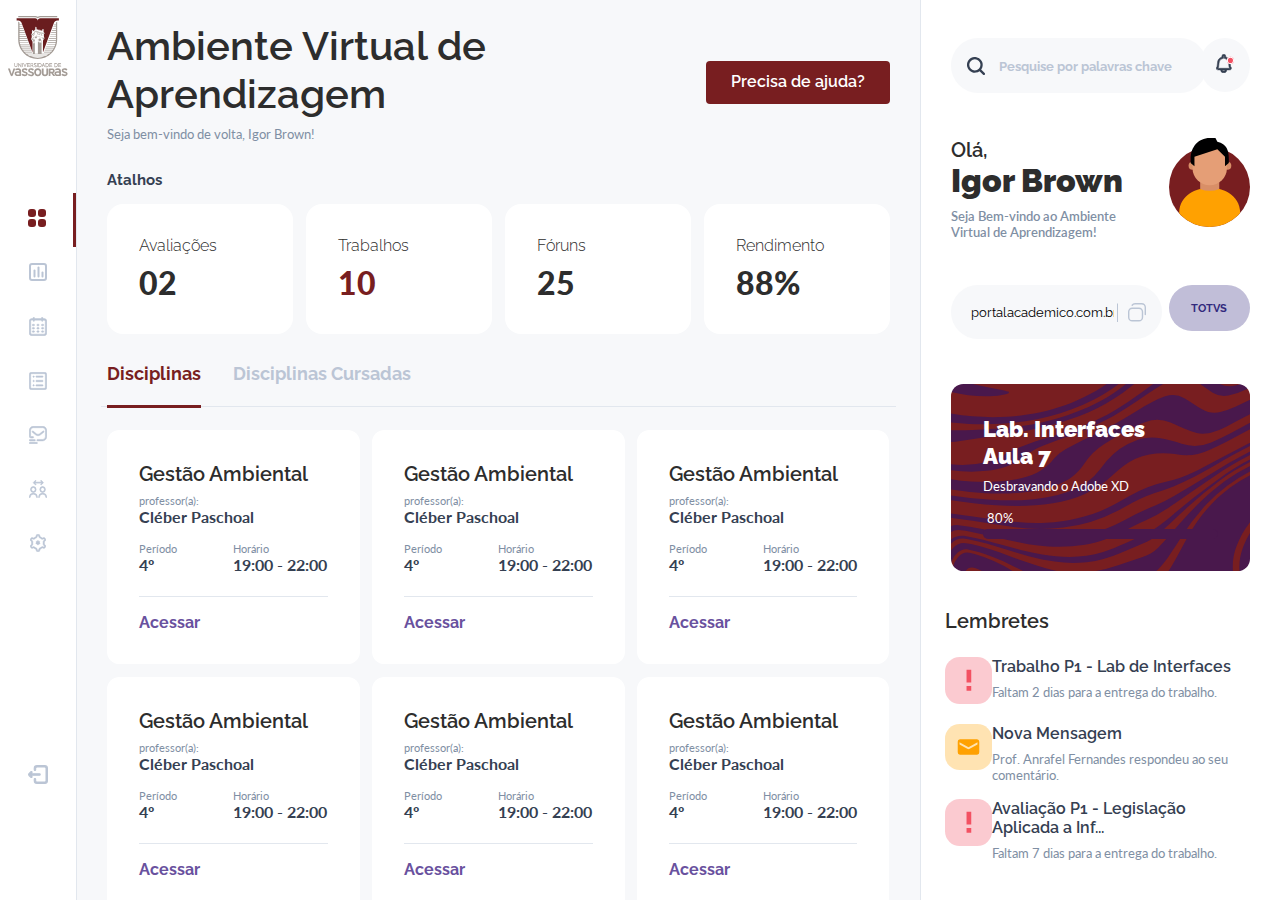
<file: index.html>
<!DOCTYPE html>
<html lang="pt-br">
<head>
  <meta charset="UTF-8">
  <meta name="viewport" content="width=device-width, initial-scale=1.0">
  <link rel="stylesheet" href="assets/css/dashboard-style.css"/>
  <link rel="stylesheet" href="assets/css/bgrid-framework.v1.css"/>
  <title>Ava - Universidade de Vassouras</title>
</head>
<body>
  <section class="grid-container">
    <section class="menu">
      <div class="logo">
        <img src="./assets/img/logo-uv.svg" alt="Logo Universidade de Vassouras">
      </div>
      <div class="main-menu">
        <ul>
          <li class="active-menu">
            <a href="index.html"><img src="./assets/img/menu-icons/dashboard.svg" alt="Dashboard"></a>
          </li>
          <li>
            <a href="#"><img src="./assets/img/menu-icons/stats.svg" alt="Estatisticas"></a>
          </li>
          <li>
            <a href="#"><img src="./assets/img/menu-icons/calendar.svg" alt="Calend[ario"></a>
          </li>
          <li>
            <a href="disciplina.html"><img src="./assets/img/menu-icons/actives.svg" alt="Atividades"></a>
          </li>
          <li>
            <a href="#"><img src="./assets/img/menu-icons/messages.svg" alt="Mensagens"></a>
          </li>
          <li>
            <a href="#"><img src="./assets/img/menu-icons/forum.svg" alt="fórum"></a>
          </li>
          <li>
            <a href="#"><img src="./assets/img/menu-icons/settings.svg" alt="Prefrências"></a>
          </li>
        </ul>
      </div>
      <div class="logout">
        <ul>
          <li>
            <a href="#"><img src="./assets/img/menu-icons/logout.svg" alt="Sair"></a>
          </li>
        </ul>
      </div>
    </section>
    <section class="content-feed">
      <div class="container">
        <div class="feed-container">
          <div class="row no-padding">
            <div class="col col-d-80 col-t-80 col-m-100 head">
              <div class="content-col">
                <h1>Ambiente Virtual de Aprendizagem</h1>
                <p>Seja bem-vindo de volta, Igor Brown!</p>
              </div>
            </div>
            <div class="col col-d-20 col-t-20 col-m-100 right middle t-dnone m-dnone">
              <div class="content-col">
                <a class="btn btn-red" href="#">Precisa de ajuda?</a>
              </div>
            </div>
          </div>
          <div class="row shortcuts no-padding">
            <div class="col col-d-100 col-t-100 col-m-100">
              <div class="content-col">
                <h2>Atalhos</h2>
              </div>
            </div>
          </div>
          <div class="row unity-shortcut no-padding">
            <div class="col col-d-25 col-t-25 col-m-50">
              <div class="content-col">
                <h4>Avaliações</h4>
                <p class="shortcut-number">02</p>
              </div>
            </div>
            <div class="col col-d-25 col-t-25 col-m-50">
              <div class="content-col">
                <h4>Trabalhos</h4>
                <p class="shortcut-number p-alert">10</p>
              </div>
            </div>
            <div class="col col-d-25 col-t-25 col-m-50">
              <div class="content-col">
                <h4>Fóruns</h4>
                <p class="shortcut-number">25</p>
              </div>
            </div>
            <div class="col col-d-25 col-t-25 col-m-50">
              <div class="content-col">
                <h4>Rendimento</h4>
                <p class="shortcut-number">88%</p>
              </div>
            </div>
          </div>
          <div class="row shortcuts no-padding">
            <div class="col col-d-100 col-t-100 col-m-100 select-subjects">
              <div class="content-col">
                <ul>
                  <li>
                    <a class="active" href="#">Disciplinas</a>
                  </li>
                  <li>
                    <a href="#">Disciplinas Cursadas</a>
                  </li>
                </ul>
              </div>
            </div>
          </div>
          <div class="row unity-subjects">

            <div class="col col-d-33 col-t-33 col-m-100">
              <div class="content-col">
                <h5>Gestão Ambiental</h5>
                <p class="teacher">professor(a):</p>
                <p class="teacher-name">Cléber Paschoal</p>
                <div class="row subject-details">
                  <div class="col col-d-50 col-t-50 col-m-50">
                    <p class="period">Período</p>
                    <p class="period-number">4º</p>
                  </div> 
                  <div class="col col-d-50 col-t-50 col-m-50">
                    <p class="hour">Horário</p>
                    <p class="hour-interval">19:00 - 22:00</p>
                  </div> 
                </div>
                <div class="link-acess">
                  <a href="#">Acessar</a>
                </div>
              </div>
            </div>
            <div class="col col-d-33 col-t-33 col-m-100">
              <div class="content-col">
                <h5>Gestão Ambiental</h5>
                <p class="teacher">professor(a):</p>
                <p class="teacher-name">Cléber Paschoal</p>
                <div class="row subject-details">
                  <div class="col col-d-50 col-t-50 col-m-50">
                    <p class="period">Período</p>
                    <p class="period-number">4º</p>
                  </div> 
                  <div class="col col-d-50 col-t-50 col-m-50">
                    <p class="hour">Horário</p>
                    <p class="hour-interval">19:00 - 22:00</p>
                  </div> 
                </div>
                <div class="link-acess">
                  <a href="#">Acessar</a>
                </div>
              </div>
            </div>
            <div class="col col-d-33 col-t-33 col-m-100">
              <div class="content-col">
                <h5>Gestão Ambiental</h5>
                <p class="teacher">professor(a):</p>
                <p class="teacher-name">Cléber Paschoal</p>
                <div class="row subject-details">
                  <div class="col col-d-50 col-t-50 col-m-50">
                    <p class="period">Período</p>
                    <p class="period-number">4º</p>
                  </div> 
                  <div class="col col-d-50 col-t-50 col-m-50">
                    <p class="hour">Horário</p>
                    <p class="hour-interval">19:00 - 22:00</p>
                  </div> 
                </div>
                <div class="link-acess">
                  <a href="#">Acessar</a>
                </div>
              </div>
            </div>
            <div class="col col-d-33 col-t-33 col-m-100">
              <div class="content-col">
                <h5>Gestão Ambiental</h5>
                <p class="teacher">professor(a):</p>
                <p class="teacher-name">Cléber Paschoal</p>
                <div class="row subject-details">
                  <div class="col col-d-50 col-t-50 col-m-50">
                    <p class="period">Período</p>
                    <p class="period-number">4º</p>
                  </div> 
                  <div class="col col-d-50 col-t-50 col-m-50">
                    <p class="hour">Horário</p>
                    <p class="hour-interval">19:00 - 22:00</p>
                  </div> 
                </div>
                <div class="link-acess">
                  <a href="#">Acessar</a>
                </div>
              </div>
            </div>
            <div class="col col-d-33 col-t-33 col-m-100">
              <div class="content-col">
                <h5>Gestão Ambiental</h5>
                <p class="teacher">professor(a):</p>
                <p class="teacher-name">Cléber Paschoal</p>
                <div class="row subject-details">
                  <div class="col col-d-50 col-t-50 col-m-50">
                    <p class="period">Período</p>
                    <p class="period-number">4º</p>
                  </div> 
                  <div class="col col-d-50 col-t-50 col-m-50">
                    <p class="hour">Horário</p>
                    <p class="hour-interval">19:00 - 22:00</p>
                  </div> 
                </div>
                <div class="link-acess">
                  <a href="#">Acessar</a>
                </div>
              </div>
            </div>
            <div class="col col-d-33 col-t-33 col-m-100">
              <div class="content-col">
                <h5>Gestão Ambiental</h5>
                <p class="teacher">professor(a):</p>
                <p class="teacher-name">Cléber Paschoal</p>
                <div class="row subject-details">
                  <div class="col col-d-50 col-t-50 col-m-50">
                    <p class="period">Período</p>
                    <p class="period-number">4º</p>
                  </div> 
                  <div class="col col-d-50 col-t-50 col-m-50">
                    <p class="hour">Horário</p>
                    <p class="hour-interval">19:00 - 22:00</p>
                  </div> 
                </div>
                <div class="link-acess">
                  <a href="#">Acessar</a>
                </div>
              </div>
            </div>
            
          </div>
        </div>
      </div>
    </section>
    <section class="sidebar t-dnone m-dnone">
      <div class="sidebar-container container">
        <div class="row">
          <div class="col col-d-80 col-t-80 col-m-100">
            <div class="content-col">
              <input class="col col-d-80 col-t-80 col-m-100 input-search" type="text" placeholder="Pesquise por palavras chave">
            </div>
          </div>
          <div class="col col-d-20 col-t-20 col-m-100 center t-dnone m-dnone">
            <div class="content-col">
              <button class="notifications">
                <img src="./assets/img/notifications.svg" alt="Notificações">
              </button>
            </div>
          </div>
        </div>
        <div class="row">
          <div class="col col-d-70 col-t-70 col-m-100">
            <div class="content-col">
              <h5>Olá,<br><span class="user-name">Igor Brown</span></h5>
              <p class="saud">Seja Bem-vindo ao Ambiente Virtual de Aprendizagem!</p>
            </div>
          </div>
          <div class="col col-d-30 col-t-30 col-m-100 center">
            <div class="content-col">
                <img class="img-fluid" src="./assets/img/avatar.svg" alt="Avatar">
            </div>
          </div>
        </div>
        <div class="row">
          <div class="col col-d-70 col-t-70 col-m-100 t-dnone m-dnone">
            <div class="content-col">
              <input class="col col-d-70 col-t-70 col-m-100 input-copy" type="text" value="portalacademico.com.br">
            </div>
          </div>
          <div class="col col-d-30 col-t-100 col-m-100 center">
            <div class="content-col">
              <button class="totvs">
                TOTVS
              </button>
            </div>
          </div>
        </div>
        <div class="row">
          <a class="col col-d-100 col-t-100 col-m-100" href="disciplina.html">
            <div class="col col-d-100 col-t-100 col-m-100 zebra-box">
              <div class="content-col">
                <h5>Lab. Interfaces <br> Aula 7</h5>
                <p>Desbravando o Adobe XD</p>
                <div class="stat-levels">
                  <p class="percent">80%</p>
                  <div class="stat-1 stat-bar">
                    <span class="stat-bar-rating" role="stat-bar" style="width: 80%;">80%</span>
                  </div>
                </div>
              </div>
            </div>
          </a>
        </div>
        <div class="row">
          <div class="col col-d-100 col-t-100 col-m-100">
            <h5>Lembretes</h5>
          </div>
          <div class="col col-d-15 col-t-15 col-m-100 alerts">
            <img class="img-fluid" src="./assets/img/lembrete-alert.svg" alt="Lembrete Alerta">
          </div>
          <div class="col col-d-85 col-t-85 col-m-100 alerts">
            <h6>Trabalho P1 - Lab de Interfaces</h6>
            <p>Faltam 2 dias para a entrega do trabalho.</p>
          </div>
          <div class="col col-d-15 col-t-15 col-m-100 alerts">
            <img class="img-fluid" src="./assets/img/lembrete-message.svg" alt="Lembrete Alerta">
          </div>
          <div class="col col-d-85 col-t-85 col-m-100 alerts">
            <h6>Nova Mensagem</h6>
            <p>Prof. Anrafel Fernandes respondeu ao seu comentário.</p>
          </div>
          <div class="col col-d-15 col-t-15 col-m-100 alerts">
            <img class="img-fluid" src="./assets/img/lembrete-alert.svg" alt="Lembrete Alerta">
          </div>
          <div class="col col-d-85 col-t-85 col-m-100 alerts">
            <h6>Avaliação P1 - Legislação Aplicada a Inf...</h6>
            <p>Faltam 7 dias para a entrega do trabalho.</p>
          </div>
        </div>
      </div>
    </section>
  </section>
</body>
</html>
</file>
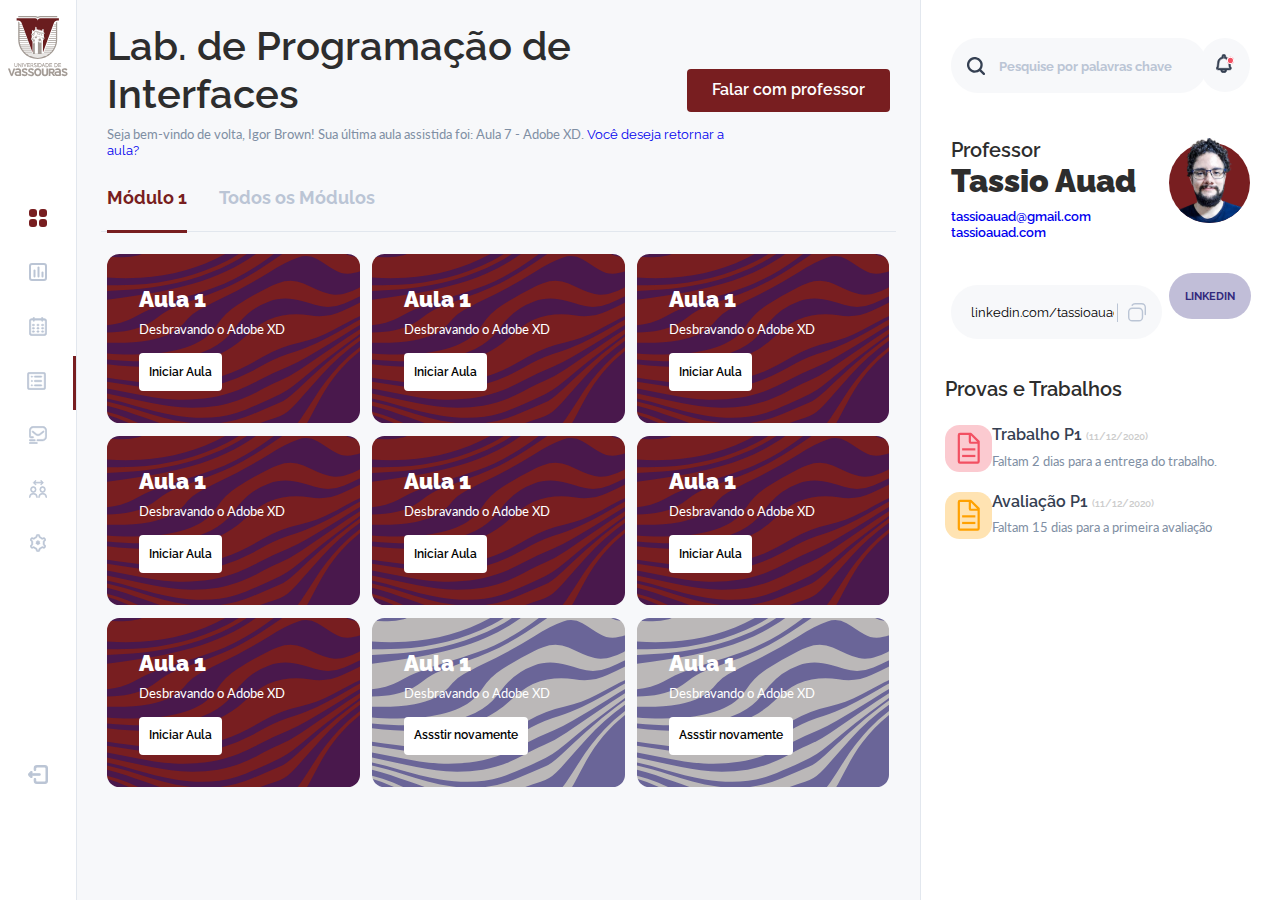
<file: disciplina.html>
<!DOCTYPE html>
<html lang="pt-br">
<head>
  <meta charset="UTF-8">
  <meta name="viewport" content="width=device-width, initial-scale=1.0">
  <link rel="stylesheet" href="assets/css/dashboard-style.css"/>
  <link rel="stylesheet" href="assets/css/bgrid-framework.v1.css"/>
  <title>Ava - Universidade de Vassouras</title>
</head>
<body>
  <section class="grid-container">
    <section class="menu">
      <div class="logo">
        <img src="./assets/img/logo-uv.svg" alt="Logo Universidade de Vassouras">
      </div>
      <div class="main-menu">
        <ul>
          <li>
            <a href="index.html"><img src="./assets/img/menu-icons/dashboard.svg" alt="Dashboard"></a>
          </li>
          <li>
            <a href="#"><img src="./assets/img/menu-icons/stats.svg" alt="Estatisticas"></a>
          </li>
          <li>
            <a href="#"><img src="./assets/img/menu-icons/calendar.svg" alt="Calend[ario"></a>
          </li>
          <li class="active-menu">
            <a href="disciplina.html"><img src="./assets/img/menu-icons/actives.svg" alt="Atividades"></a>
          </li>
          <li>
            <a href="#"><img src="./assets/img/menu-icons/messages.svg" alt="Mensagens"></a>
          </li>
          <li>
            <a href="#"><img src="./assets/img/menu-icons/forum.svg" alt="fórum"></a>
          </li>
          <li>
            <a href="#"><img src="./assets/img/menu-icons/settings.svg" alt="Prefrências"></a>
          </li>
        </ul>
      </div>
      <div class="logout">
        <ul>
          <li>
            <a href="#"><img src="./assets/img/menu-icons/logout.svg" alt="Sair"></a>
          </li>
        </ul>
      </div>
    </section>
    <section class="content-feed">
      <div class="container">
        <div class="feed-container">
          <div class="row no-padding">
            <div class="col col-d-80 col-t-80 col-m-100 head">
              <div class="content-col">
                <h1>Lab. de Programação de Interfaces</h1>
                <p>Seja bem-vindo de volta, Igor Brown! Sua última aula assistida foi: Aula 7 - Adobe XD. <a href="#">Você deseja retornar a aula?</a></p>
              </div>
            </div>
            <div class="col col-d-20 col-t-20 col-m-100 right middle t-dnone m-dnone">
              <div class="content-col">
                <a class="btn btn-red" href="#">Falar com professor</a>
              </div>
            </div>
          </div>
          <div class="row shortcuts no-padding">
            <div class="col col-d-100 col-t-100 col-m-100 select-subjects">
              <div class="content-col">
                <ul>
                  <li>
                    <a class="active" href="#">Módulo 1</a>
                  </li>
                  <li>
                    <a href="#">Todos os Módulos</a>
                  </li>
                </ul>
              </div>
            </div>
          </div>
          <div class="row unity-subjects">
            <div class="col col-d-33 col-t-50 col-m-100 zebra-box">
              <div class="content-col">
                <h5>Aula 1</h5>
                <p>Desbravando o Adobe XD</p>
                <a class="btn btn-play" href="">Iniciar Aula</a>
              </div>
            </div>
            <div class="col col-d-33 col-t-50 col-m-100 zebra-box">
              <div class="content-col">
                <h5>Aula 1</h5>
                <p>Desbravando o Adobe XD</p>
                <a class="btn btn-play" href="">Iniciar Aula</a>
              </div>
            </div>
            <div class="col col-d-33 col-t-50 col-m-100 zebra-box">
              <div class="content-col">
                <h5>Aula 1</h5>
                <p>Desbravando o Adobe XD</p>
                <a class="btn btn-play" href="">Iniciar Aula</a>
              </div>
            </div>
            <div class="col col-d-33 col-t-50 col-m-100 zebra-box">
              <div class="content-col">
                <h5>Aula 1</h5>
                <p>Desbravando o Adobe XD</p>
                <a class="btn btn-play" href="">Iniciar Aula</a>
              </div>
            </div>
            <div class="col col-d-33 col-t-50 col-m-100 zebra-box">
              <div class="content-col">
                <h5>Aula 1</h5>
                <p>Desbravando o Adobe XD</p>
                <a class="btn btn-play" href="">Iniciar Aula</a>
              </div>
            </div>
            <div class="col col-d-33 col-t-50 col-m-100 zebra-box">
              <div class="content-col">
                <h5>Aula 1</h5>
                <p>Desbravando o Adobe XD</p>
                <a class="btn btn-play" href="">Iniciar Aula</a>
              </div>
            </div>
            <div class="col col-d-33 col-t-50 col-m-100 zebra-box">
              <div class="content-col">
                <h5>Aula 1</h5>
                <p>Desbravando o Adobe XD</p>
                <a class="btn btn-play" href="">Iniciar Aula</a>
              </div>
            </div>
            <div class="col col-d-33 col-t-50 col-m-100 zebra-box-disable">
              <div class="content-col">
                <h5>Aula 1</h5>
                <p>Desbravando o Adobe XD</p>
                <a class="btn btn-play" href="">Assstir novamente</a>
              </div>
            </div>
            <div class="col col-d-33 col-t-50 col-m-100 zebra-box-disable">
              <div class="content-col">
                <h5>Aula 1</h5>
                <p>Desbravando o Adobe XD</p>
                <a class="btn btn-play" href="">Assstir novamente</a>
              </div>
            </div>
          </div>
        </div>
      </div>
    </section>
    <section class="sidebar t-dnone m-dnone">
      <div class="sidebar-container container">
        <div class="row">
          <div class="col col-d-80 col-t-80 col-m-100">
            <div class="content-col">
              <input class="col col-d-80 col-t-80 col-m-100 input-search" type="text" placeholder="Pesquise por palavras chave">
            </div>
          </div>
          <div class="col col-d-20 col-t-20 col-m-100 center t-dnone m-dnone">
            <div class="content-col">
              <button class="notifications">
                <img src="./assets/img/notifications.svg" alt="Notificações">
              </button>
            </div>
          </div>
        </div>
        <div class="row">
          <div class="col col-d-70 col-t-70 col-m-100">
            <div class="content-col">
              <h5>Professor<br><span class="user-name">Tassio Auad</span></h5>
              <p class="saud"><a href="mailto:tassioauad@gmail.com" target="_blank">tassioauad@gmail.com</a></p>
              <p class="saud"><a href="https://tassioauad.com" target="_blank">tassioauad.com</a></p>
            </div>
          </div>
          <div class="col col-d-30 col-t-30 col-m-100 center">
            <div class="content-col">
                <img class="img-fluid" src="./assets/img/tassio.svg" alt="Tassio Auad">
            </div>
          </div>
        </div>
        <div class="row">
          <div class="col col-d-70 col-t-70 col-m-100 t-dnone m-dnone">
            <div class="content-col">
              <input class="col col-d-70 col-t-70 col-m-100 input-copy" type="text" value="linkedin.com/tassioauad">
            </div>
          </div>
          <div class="col col-d-30 col-t-100 col-m-100 center">
            <div class="content-col">
              <a class="totvs">
                LINKEDIN
              </a>
            </div>
          </div>
        </div>
        <div class="row">
          <div class="col col-d-100 col-t-100 col-m-100">
            <h5>Provas e Trabalhos</h5>
          </div>
          <div class="col col-d-15 col-t-15 col-m-100 alerts">
            <img class="img-fluid" src="./assets/img/lembrete-avaliation-red.svg" alt="Lembrete Alerta">
          </div>
          <div class="col col-d-85 col-t-85 col-m-100 alerts">
            <h6>Trabalho P1 <span class="date-send">(11/12/2020)</span></h6>
            <p>Faltam 2 dias para a entrega do trabalho.</p>
          </div>
          <div class="col col-d-15 col-t-15 col-m-100 alerts">
            <img class="img-fluid" src="./assets/img/lembrete-avaliation-yellow.svg" alt="Lembrete Alerta">
          </div>
          <div class="col col-d-85 col-t-85 col-m-100 alerts">
            <h6>Avaliação P1 <span class="date-send">(11/12/2020)</span></h6>
            <p>Faltam 15 dias para a primeira avaliação</p>
          </div>
        </div>
      </div>
    </section>
  </section>
</body>
</html>
</file>
<file: assets/css/dashboard-style.css>
@import url('https://fonts.googleapis.com/css2?family=Raleway:wght@400;700;800&display=swap');
@import url('https://fonts.googleapis.com/css2?family=Lato:wght@400;700;900&display=swap');

:root {
  --primary-color: #781E20;
  --title-color: #2d2d2d;
}

/* scroolbar style  */
::-webkit-scrollbar {
  width: 2px;
  height: 2px;
}
::-webkit-scrollbar-button {
  width: 0px;
  height: 0px;
}
::-webkit-scrollbar-thumb {
  background: #e1e1e1;
  border: 0px none #ffffff;
  border-radius: 50px;
}
::-webkit-scrollbar-thumb:hover {
  background: #ffffff;
}
::-webkit-scrollbar-thumb:active {
  background: #fff;
}
::-webkit-scrollbar-track {
  background: #666666;
  border: 0px none #ffffff;
  border-radius: 50px;
}
::-webkit-scrollbar-track:hover {
  background: #666666;
}
::-webkit-scrollbar-track:active {
  background: #333333;
}
::-webkit-scrollbar-corner {
  background: transparent;
}

/* placeholder style */
::-webkit-input-placeholder { /* Chrome/Opera/Safari */
  color: #BBC5D5;
  font-weight: bold;
}
::-moz-placeholder { /* Firefox 19+ */
  color: #BBC5D5;
  font-weight: bold;
}
:-ms-input-placeholder { /* IE 10+ */
  color: #BBC5D5;
  font-weight: bold;
}
:-moz-placeholder { /* Firefox 18- */
  color: #BBC5D5;
  font-weight: bold;
}
/*  */
/* SLECTION MOUSE COLOR */
::selection {
	background:#f51b59;
	color:#fff;
	}
::-moz-selection {
	background:#f51b59;
	color:#fff;
	}
::-webkit-selection {
	background:#f51b59;
	color:#fff;
	}
::selection {
	background:#f51b59;
	color:#fff;
	}
::-moz-selection {
	background:#f51b59;
	color:#fff;
	}
::-webkit-selection {
	background:#f51b59;
	color:#fff
}
/* SLECTION MOUSE COLOR */

html, body, .grid-container { height: 100%; margin: 0; }

* {
  margin: 0;
  padding: 0;
  text-decoration: none;
  font-family: 'Raleway', sans-serif;
}

h1, h2, h3, h4, h5, h6 {
  margin-bottom: .5rem;
  font-family: inherit;
  font-weight: 600;
  line-height: 1.2;
  color: inherit;
  color: var(--title-color);
  font-family: 'Raleway', sans-serif;
}

p {
  color: var(--title-color);
  font-size: .8rem;
  font-family: 'Lato', sans-serif;
}

.h1, h1 {
  font-size: 2.5rem;
}

.h2, h2 {
  font-size: 2rem;
}

.h3, h3 {
  font-size: 1.75rem;
}

.h4, h4 {
  font-size: 1.5rem;
}

.h5, h5 {
  font-size: 1.25rem;
}

.h6, h6 {
  font-size: 1rem;
}

.grid-container {
  display: grid;
  grid-template-columns: minmax(77px, 0.13fr) 2fr minmax(360px, 0.7fr);
  grid-template-rows: 1fr;
  gap: 0px 0px;
  grid-template-areas:
    "menu content-feed sidebar";
}

/* TABLET */
@media (min-width: 481px) and (max-width: 767px) { 
  .grid-container {
    grid-template-columns: minmax(77px, 0.13fr) 2fr;
  }
}
/* MOBILE */
@media (max-width: 480px) {
  .grid-container {
    grid-template-columns: minmax(77px, 0.13fr) 2fr;
  }
}
.menu {
  display: grid;
  grid-area: menu;
  background: #fff;
  border-right: .1rem solid #E2E7EE;
}

.content-feed {
  grid-area: content-feed;
  background: #F7F8FA;
  overflow: auto;
}

.sidebar {
  grid-area: sidebar;
  background: #fff;
  border-left: .1rem solid #E2E7EE;
}

.sidebar-container {
  display: grid;
}

.logo {
  padding: 1rem .5rem;
}

.main-menu {
  margin: 5rem 0;
  text-align: center;
  list-style: none;
}

.main-menu li {
  padding: 1rem 0;
  transition: .1s;
}

.main-menu li:hover {
  border-right: .2rem solid var(--primary-color);
}

.active-menu {
  border-right: .2rem solid var(--primary-color);
}

.logout {
  margin: 5rem 0;
  text-align: center;
}

.logout li {
  padding: 1rem 0;
}

.feed-container {
  display: grid;
}

.head p {
  color: #7F8FA4;
}

.btn {
  display: inline-block;
  font-weight: 600;
  text-align: center;
  white-space: nowrap;
  vertical-align: middle;
  -webkit-user-select: none;
  -moz-user-select: none;
  -ms-user-select: none;
  user-select: none;
  border: 1px solid transparent;
  padding: .555rem 1.5rem;
  font-size: 1rem;
  line-height: 1.5;
  border-radius: .25rem;
  transition: color .15s ease-in-out,background-color .15s ease-in-out,border-color .15s ease-in-out,box-shadow .15s ease-in-out;
}

.btn-red {
  color: #fff;
  background: var(--primary-color);
}

.btn-play {
  font-size: .77rem;
  color: #000;
  background: #fff;
  padding: 0.555rem;
  margin-top: 1rem;
}

.shortcuts {
  margin: 1rem 0 0 0;
}

.shortcuts h2 {
  color: #354052;
  font-size: .95rem;
  font-weight: bold;
}

.unity-shortcut .content-col {
  background: #fff;
  border-radius: 1rem;
  padding: 2rem;
}
.unity-shortcut h4 {
  font-size: 1rem;
  font-weight: 300;
}

.shortcut-number {
  font-weight: 900;
  font-size: 2rem;
}

.p-alert {
  color: var(--primary-color);
}

.select-subjects {
  border-bottom: .1rem solid #E2E7EE;
}

.select-subjects ul {
  display: inline-flex;
}

.select-subjects ul li {
  list-style: none;
  margin: 0 2rem 1rem 0;
  font-weight: bold;
  font-size: 1.15rem;
}

.select-subjects ul li a {
  color: #BBC5D5;
}
.select-subjects ul li a:hover {
  color: #888888;
  transition: color .15s ease-in-out,background-color .15s ease-in-out,border-color .15s ease-in-out,box-shadow .15s ease-in-out;
}

.active {
  color: var(--primary-color) !important;
  padding: 0 0 1.35rem 0;
  border-bottom: .2rem solid var(--primary-color);
}

.active:hover {
  color: #940808 !important;
  padding: 0 0 1.35rem 0;
  border-bottom: .2rem solid var(--primary-color);
}

.unity-subjects .content-col {
  background: #fff;
  border-radius: .77rem;
  padding: 2rem;
}

.unity-subjects .content-col .teacher {
  color: #7F8FA4;
  font-size: .7rem;
}

.unity-subjects .content-col .teacher-name {
  color: #354052;
  font-weight: bold;
  font-size: 1rem;
}

.unity-subjects .content-col .period {
  color: #7F8FA4;
  font-size: .7rem;
}

.unity-subjects .content-col .period-number {
  color: #354052;
  font-weight: bold;
  font-size: 1rem;
}

.unity-subjects .content-col .hour {
  color: #7F8FA4;
  font-size: .7rem;
}

.unity-subjects .content-col .hour-interval {
  color: #354052;
  font-weight: bold;
  font-size: 1rem;
}

.subject-details {
  border-bottom: .1rem solid #E2E7EE;
  padding-bottom: 1.4rem !important;
}

.link-acess {
  margin-top: 1rem;
}

.link-acess a {
  font-weight: bold;
  color: #69519E;
  transition: color .35s ease-in-out,background-color .35s ease-in-out,border-color .35s ease-in-out,box-shadow .35s ease-in-out;
}

.link-acess a:hover {
  color: #8b6dcc;
}

.input-search {
  border: none;
  padding: 1.2rem 1.2rem 1.2rem 3rem;
  border-radius: 2.2rem;
  background: url(../img/search.svg) no-repeat 1rem center #F7F8FA;
}

.input-copy {
  border: none;
  padding: 1.2rem 3rem 1.2rem 1.2rem ;
  border-radius: 2.2rem;
  background: url(../img/copy.svg) no-repeat right 1rem center #F7F8FA;
}

.sidebar input:focus, input:focus {
  outline: none;
}

.user-name {
  font-size: 2rem;
  font-weight: 900;
}

.saud {
  color: #7F8FA4;
  font-weight: 600;
}

.notifications {
  border: none;
  padding: 1rem;
  border-radius: 50%;
  background: #F7F8FA;
  cursor: pointer;
}

.notifications:focus {
  outline: none;
}

.totvs {
  border: none;
  padding: 1rem;
  border-radius: 2rem;
  background: #c1bed8;
  cursor: pointer;
  color: #322A7D;
  font-weight: bold;
  width: 100%;
  text-decoration: none;
  font-size: .7rem;
}

.totvs:focus {
  outline: none;
}

.zebra-box .content-col {
  background: url('../img/zebra-bg.svg') center center #781e20;
  border-radius: .77rem;
  padding: 2rem;
}

.zebra-box-disable .content-col {
  background: url('../img/zebra-bg-disable.svg') center center #BBB8B8;
  border-radius: .77rem;
  padding: 2rem;
}

.zebra-box .content-col h5 {
  color: #fff;
  font-weight: 900;
  font-size: 1.4rem;
}

.zebra-box-disable .content-col h5 {
  color: #fff;
  font-weight: 900;
  font-size: 1.4rem;
}

.zebra-box .content-col p {
  color: #fff;
}

.zebra-box-disable .content-col p {
  color: #fff;
}

@-webkit-keyframes animate-width {
  0% {
    width: 0;
  }
  100% {
    visibility: visible;
  }
}
@-moz-keyframes animate-width {
  0% {
    width: 0;
  }
  100% {
    visibility: visible;
  }
}
@keyframes animate-width {
  0% {
    width: 0;
  }
  100% {
    visibility: visible;
  }
}
@-webkit-keyframes animate-height {
  0% {
    height: 0;
  }
  100% {
    visibility: visible;
  }
}
@-moz-keyframes animate-height {
  0% {
    height: 0;
  }
  100% {
    visibility: visible;
  }
}
@keyframes animate-height {
  0% {
    height: 0;
  }
  100% {
    visibility: visible;
  }
}

.stat-levels {
  margin: 1rem auto 0 auto;
}

.stat-bar {
    background-color: #49184c;
    height: 4px;
    overflow: hidden;
    padding: 3px;
    border-radius: 5px;
    margin-bottom: 20px;
    margin-left: 0;
}
.stat-bar:last-child {
  margin-bottom: 0;
}

.stat-bar-rating {
  border-radius: 4px;
  float: left;
  width: 0;
  height: 100%;
  font-size: 12px;
  color: white;
  text-align: center;
  text-indent: -9999px;
  background-color: #428bca;
  -webkit-box-shadow: inset 0 -1px 0 rgba(0, 0, 0, 0.15);
  box-shadow: inset 0 -1px 0 rgba(0, 0, 0, 0.15);
}

.stat-1 > .stat-bar-rating {
  background: #fff;
}

.stat-bar-rating {
  visibility: hidden;
  width: 0;
  -webkit-animation: animate-width;
  -moz-animation: animate-width;
  animation: animate-width;
  animation-timing-function: cubic-bezier(0.35, 0.95, 0.67, 0.99);
  -webkit-animation-timing-function: cubic-bezier(0.35, 0.95, 0.67, 0.99);
  -moz-animation-timing-function: cubic-bezier(0.35, 0.95, 0.67, 0.99);
  animation-duration: 0.5s;
  -webkit-animation-duration: 0.5s;
  -moz-animation-duration: 0.5s;
  animation-fill-mode: forwards;
  -webkit-animation-fill-mode: forwards;
}

.stat-bar:nth-of-type(1) .stat-bar-rating {
  animation-delay: 0.25s;
  -webkit-animation-delay: 0.25s;
}

.percent {
  margin: 0 0 0.2rem 0.2rem;
}

.alerts {
  margin: 1rem 0 0 0;
}

.alerts h6 {
  color: #354052;
}

.alerts p {
  color: #7F8FA4;
}

.date-send {
  color: #ccc;
  font-size: 10px;
}
</file>
<file: assets/css/bgrid-framework.v1.css>
/*
bGrid v1.0
## DESENVOLVIDO POR IGOR BROWN
## ENGENHARIA DE SOFTWARE - UNIVERSIDADE DE VASSOURAS
## 2020 
*/


/*VARIABLES*/
:root {
  /* --content-max-size: 1040px; */
  --content-max-size: 95%;
  --default-pr: .5rem;
  --default-pl: .5rem;
}

/*TEXT ALIGN BASIC */
.text-center {
  text-align: center;
}
.center {
  justify-content: center;
  text-align: center;
}
.right {
  justify-content: flex-end;
  text-align: end;
}
.left {
  justify-content: flex-start;
  text-align: start;
}
.middle {
  align-items: center;
  display: flex;
}
.top {
  align-items: flex-start;
  display: flex;
}
.bottom {
  align-items: flex-end;
  display: flex;
}
/*GRID FRAMEWORK*/
.container {
  max-width: var(--content-max-size);
  margin: 0 auto;
  padding-right: var(--default-pr);
  padding-left: var(--default-pl);
  padding: 1rem 1.5rem;
}
.row {
  display: flex;
  -ms-flex-wrap: wrap;
  flex-wrap: wrap;
  padding: 1rem 0;
}
.col {
  width: 100%;
  min-height: 1rem;
}
.content-col {
  margin: 0.4rem;
}

/*DESKTOP*/
.col-d-5 {
  flex:5%;
  max-width: 5%;
}
.col-d-10 {
  flex:10%;
  max-width: 10%;
}
.col-d-15 {
  flex:15%;
  max-width: 15%;
}
.col-d-20 {
  flex:20%;
  max-width: 20%;
}
.col-d-25 {
  flex:25%;
  max-width: 25%;
}
.col-d-30 {
  flex:30%;
  max-width: 30%;
}
/* 1/3 DE 100% */
.col-d-33 {
  flex:33.33%;
  max-width: 33.33%;
}
.col-d-35 {
  flex:35%;
  max-width: 35%;
}
.col-d-40 {
  flex:40%;
  max-width: 40%;
}
.col-d-45 {
  flex:45%;
  max-width: 45%;
}
.col-d-50 {
  flex:50%;
  max-width: 50%;
}
.col-d-55 {
  flex:55%;
  max-width: 55%;
}
.col-d-60 {
  flex:60%;
  max-width: 60%;
}
.col-d-65 {
  flex:65%;
  max-width: 65%;
}
.col-d-70 {
  flex:70%;
  max-width: 70%;
}
.col-d-75 {
  flex:75%;
  max-width: 75%;
}
.col-d-80 {
  flex:80%;
  max-width: 80%;
}
.col-d-85 {
  flex:85%;
  max-width: 85%;
}
.col-d-90 {
  flex:90%;
  max-width: 90%;
}
.col-d-95 {
  flex:95%;
  max-width: 95%;
}
.col-d-100 {
  flex:100%;
  max-width: 100%;
}
.d-dnone {
  display: none !important;
}

/* TABLET */
@media (min-width: 481px) and (max-width: 767px) {
  .col-t-5 {
    flex:5% !important;
    max-width: 5% !important;
  }
  .col-t-10 {
    flex:10% !important;
    max-width: 10% !important;
  }
  .col-t-15 {
    flex:15% !important;
    max-width: 15% !important;
  }
  .col-t-20 {
    flex:20% !important;
    max-width: 20% !important;
  }
  .col-t-25 {
    flex:25% !important;
    max-width: 25% !important;
  }
  .col-t-30 {
    flex:30% !important;
    max-width: 30% !important;
  }
  /* 1/3 DE 100% */
  .col-t-33 {
    flex:33.33% !important;
    max-width: 33.33% !important;
  }
  .col-t-35 {
    flex:35% !important;
    max-width: 35% !important;
  }
  .col-t-40 {
    flex:40% !important;
    max-width: 40% !important;
  }
  .col-t-45 {
    flex:45% !important;
    max-width: 45% !important;
  }
  .col-t-50 {
    flex:50% !important;
    max-width: 50% !important;
  }
  .col-t-55 {
    flex:55% !important;
    max-width: 55% !important;
  }
  .col-t-60 {
    flex:60% !important;
    max-width: 60% !important;
  }
  .col-t-65 {
    flex:65% !important;
    max-width: 65% !important;
  }
  .col-t-70 {
    flex:70% !important;
    max-width: 70% !important;
  }
  .col-t-75 {
    flex:75% !important;
    max-width: 75% !important;
  }
  .col-t-80 {
    flex:80% !important;
    max-width: 80% !important;
  }
  .col-t-85 {
    flex:85% !important;
    max-width: 85% !important;
  }
  .col-t-90 {
    flex:90% !important;
    max-width: 90% !important;
  }
  .col-t-95 {
    flex:95% !important;
    max-width: 95% !important;
  }
  .col-t-100 {
    flex:100% !important;
    max-width: 100% !important;
  }
  .t-dnone {
    display: none !important;
  }
}

/* MOBILE */
@media (max-width: 480px) {
  .col-m-5 {
    flex:5% !important;
    max-width: 5% !important;
  }
  .col-m-10 {
    flex:10% !important;
    max-width: 10% !important;
  }
  .col-m-15 {
    flex:15% !important;
    max-width: 15% !important;
  }
  .col-m-20 {
    flex:20% !important;
    max-width: 20% !important;
  }
  .col-m-25 {
    flex:25% !important;
    max-width: 25% !important;
  }
  .col-m-30 {
    flex:30% !important;
    max-width: 30% !important;
  }
  /* 1/3 DE 100% */
  .col-m-33 {
    flex:33.33% !important;
    max-width: 33.33% !important;
  }
  .col-m-35 {
    flex:35% !important;
    max-width: 35% !important;
  }
  .col-m-40 {
    flex:40% !important;
    max-width: 40% !important;
  }
  .col-m-45 {
    flex:45% !important;
    max-width: 45% !important;
  }
  .col-m-50 {
    flex:50% !important;
    max-width: 50% !important;
  }
  .col-m-55 {
    flex:55% !important;
    max-width: 55% !important;
  }
  .col-m-60 {
    flex:60% !important;
    max-width: 60% !important;
  }
  .col-m-65 {
    flex:65% !important;
    max-width: 65% !important;
  }
  .col-m-70 {
    flex:70% !important;
    max-width: 70% !important;
  }
  .col-m-75 {
    flex:75% !important;
    max-width: 75% !important;
  }
  .col-m-80 {
    flex:80% !important;
    max-width: 80% !important;
  }
  .col-m-85 {
    flex:85% !important;
    max-width: 85% !important;
  }
  .col-m-90 {
    flex:90% !important;
    max-width: 90% !important;
  }
  .col-m-95 {
    flex:95% !important;
    max-width: 95% !important;
  }
  .col-m-100 {
    flex:100% !important;
    max-width: 100% !important;
  }
  .m-dnone {
    display: none !important;
  }
}

/* NO PADDING - NO MARGIN */
.no-padding {
  padding: 0 !important;
}
.no-margin {
  margin: 0 !important;
}

/* IMG RESPONSIVE */
.img-fluid {
  max-width: 100%;
  height: auto;
}
</file>
